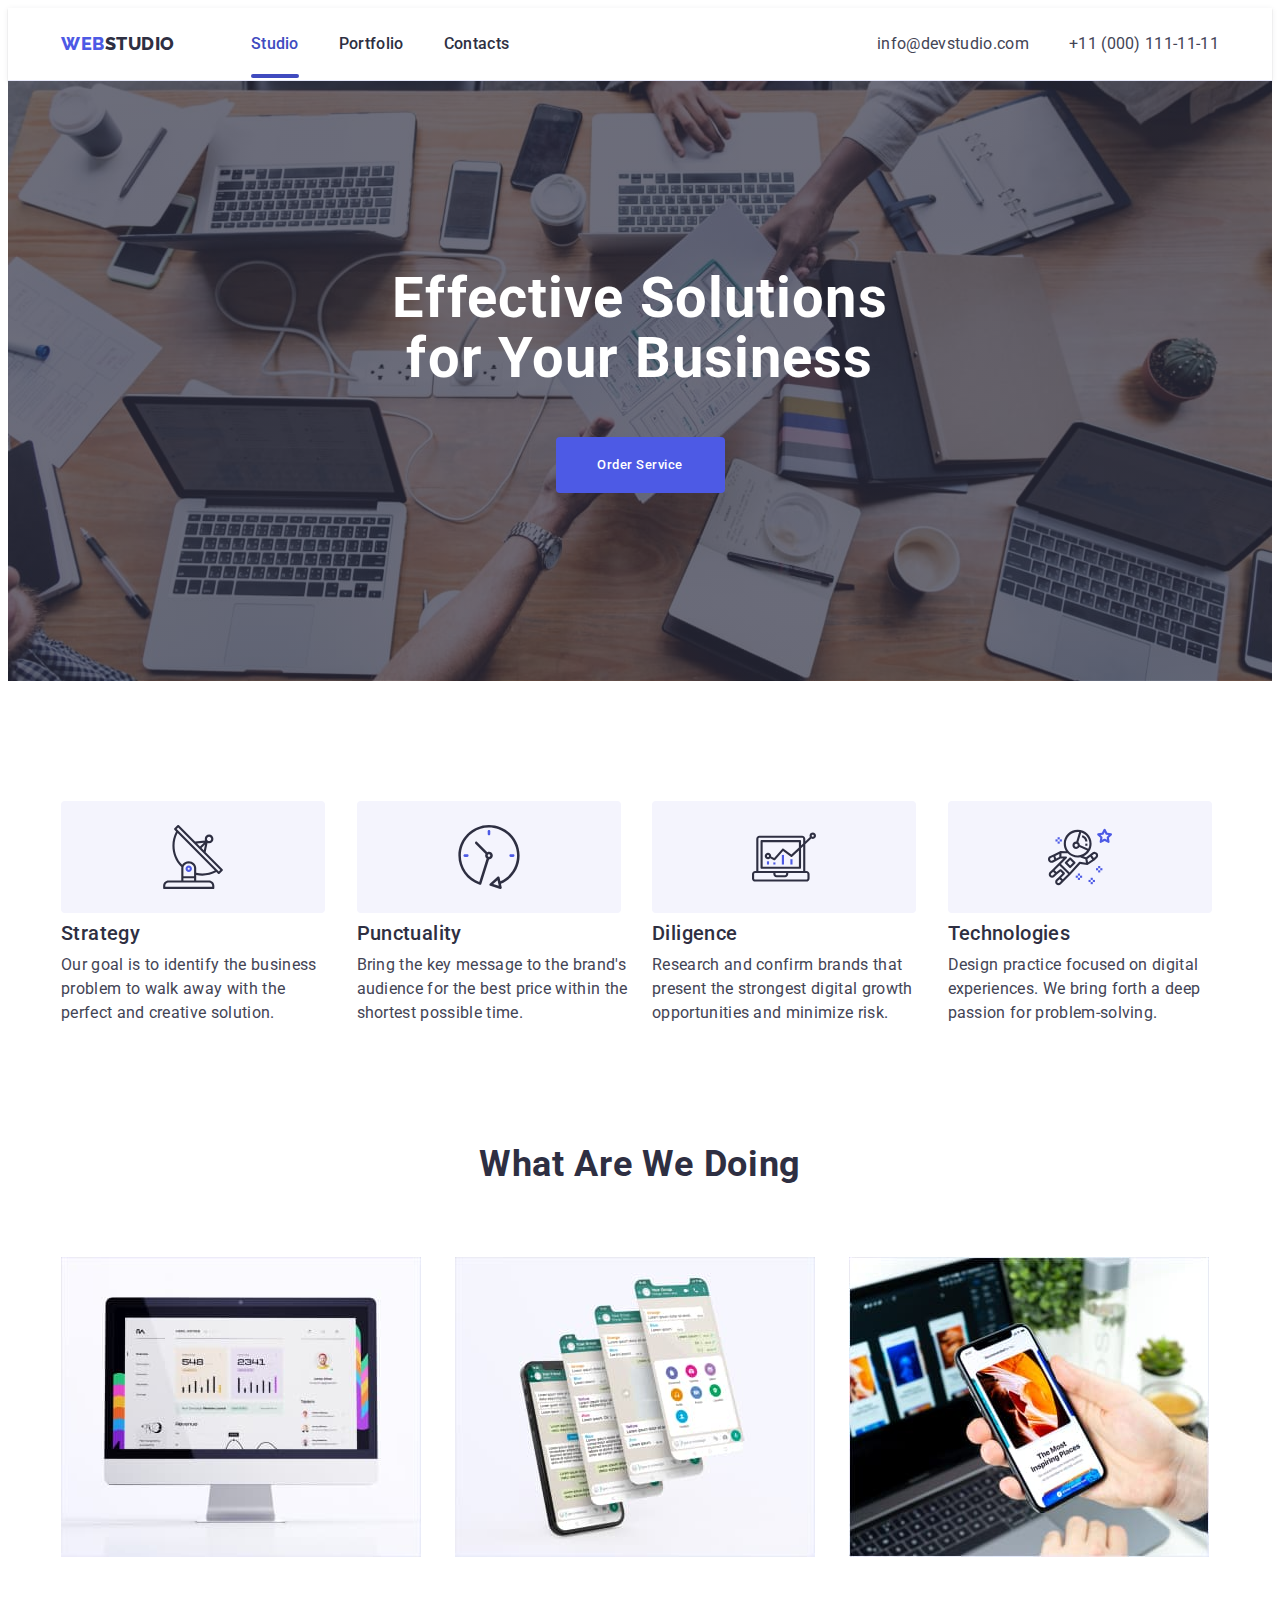
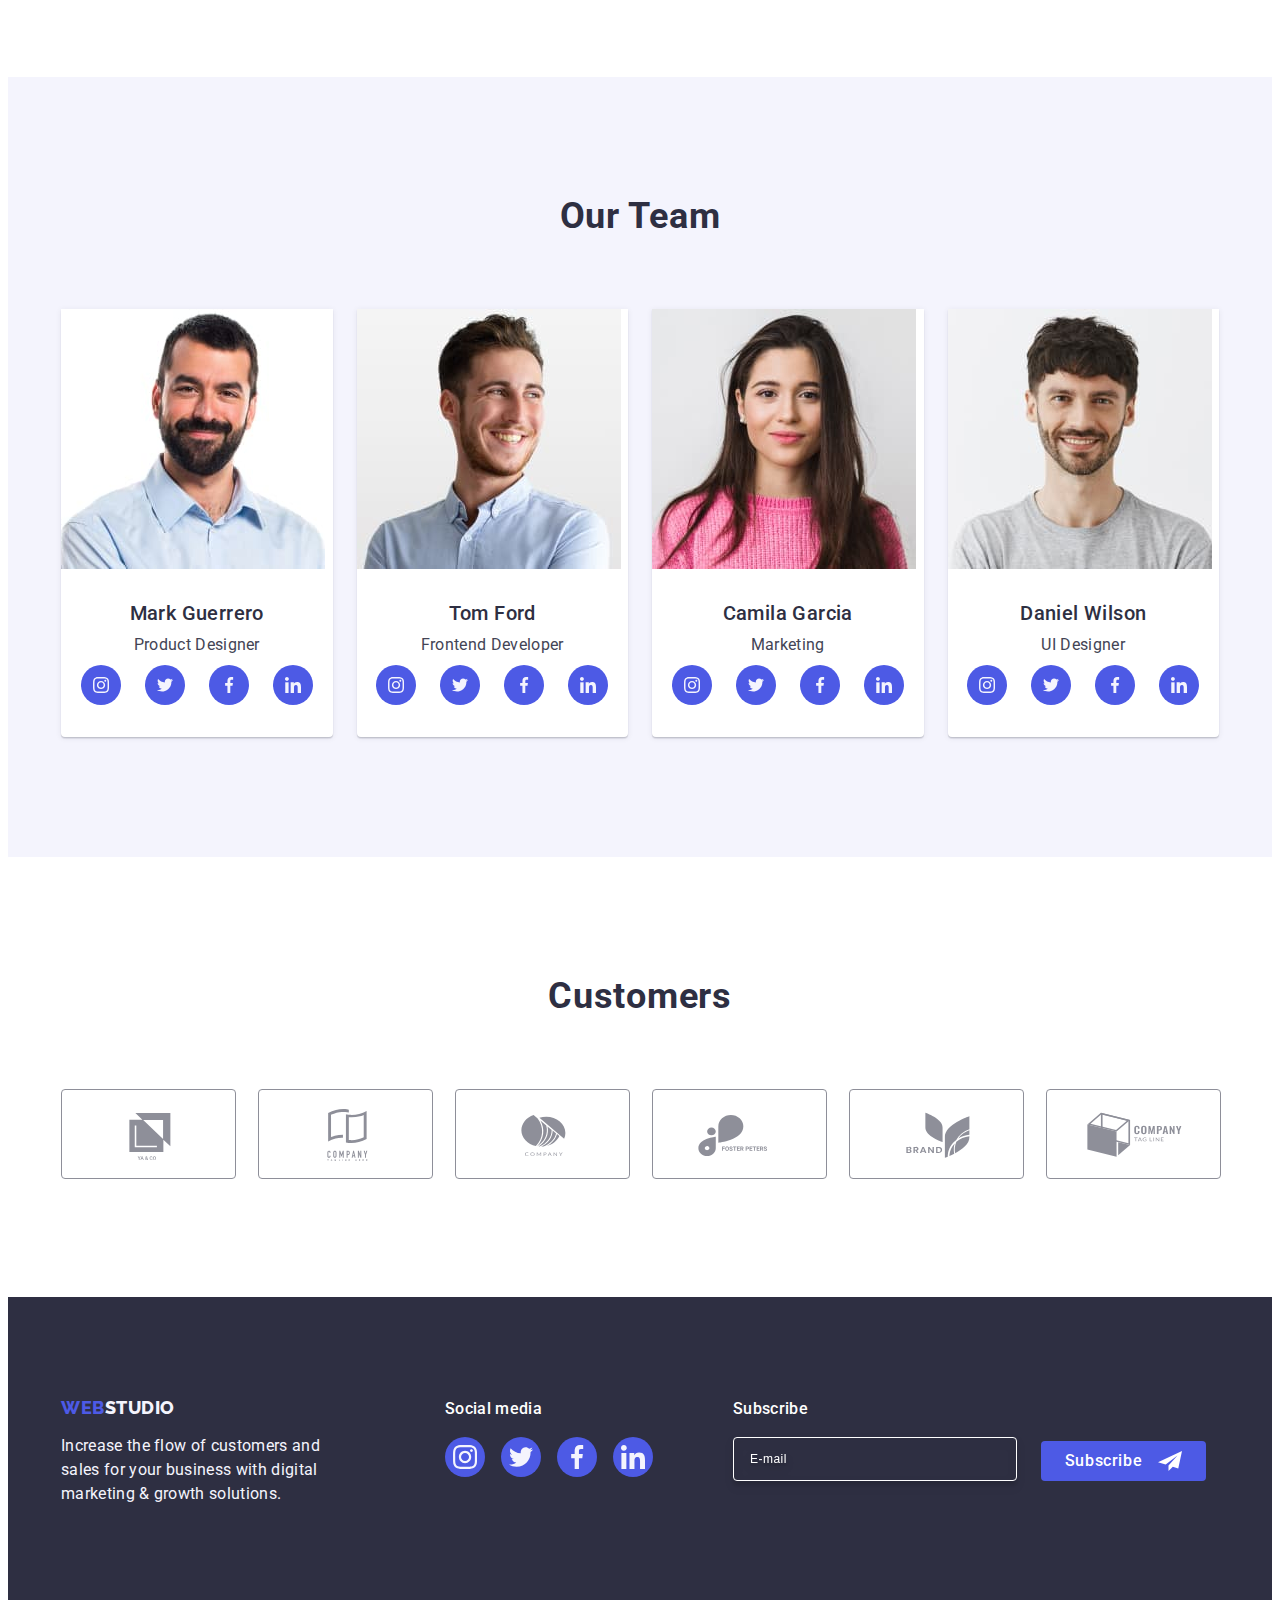
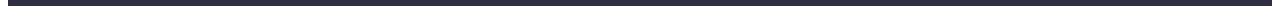
<file: index.html>
<!DOCTYPE html>
<html lang="en">
  <head>
    <meta charset="UTF-8" />
    <meta name="viewport" content="width=device-width, initial-scale=1.0" />
    <title>WebStudio</title>
    <link
      rel="stylesheet"
      href="https://cdnjs.cloudflare.com/ajax/libs/modern-normalize/2.0.0/modern-normalize.min.css"
      integrity="sha512-4xo8blKMVCiXpTaLzQSLSw3KFOVPWhm/TRtuPVc4WG6kUgjH6J03IBuG7JZPkcWMxJ5huwaBpOpnwYElP/m6wg=="
      crossorigin="anonymous"
      referrerpolicy="no-referrer"
    />
    <link rel="stylesheet" href="./css/styles.css" />
    <link rel="preconnect" href="https://fonts.googleapis.com" />
    <link rel="preconnect" href="https://fonts.gstatic.com" crossorigin />
    <link
      href="https://fonts.googleapis.com/css2?family=Raleway:wght@800&family=Roboto:wght@400;500;700&display=swap"
      rel="stylesheet"
    />
  </head>

  <body>
    <!-- Navigation -->
    <header class="header">
      <div class="container header-container">
        <nav class="header-menu">
          <a href="./index.html" class="link logo-link h-logo"
            >Web<span class="second-logo-link">Studio</span></a
          >
          <ul class="list nav-list">
            <li class="header-list-item">
              <a href="./index.html" class="link header-list-link current"
                >Studio</a
              >
            </li>
            <li class="header-list-item">
              <a href="./portfolio.html" class="link header-list-link"
                >Portfolio</a
              >
            </li>
            <li class="header-list-item">
              <a href="" class="link header-list-link">Contacts</a>
            </li>
          </ul>
        </nav>
        <!-- Contacts -->
        <address class="address-section">
          <ul class="list address-list">
            <li class="address-list-item">
              <a href="mailto:info@devstudio.com" class="link address-list-link"
                >info@devstudio.com</a
              >
            </li>
            <li class="address-list-item">
              <a href="tel:+110001111111" class="link address-list-link"
                >+11 (000) 111-11-11</a
              >
            </li>
          </ul>
        </address>
      </div>
    </header>

    <!-- Main Content -->
    <main>
      <!-- Section_1 -->
      <section class="section-one">
        <div class="container section-one-container">
          <h1 class="section-one-motto">
            Effective Solutions for Your Business
          </h1>
          <button data-modal-open type="button" class="section-one-button">
            Order Service
          </button>
        </div>
      </section>

      <!-- Section_2 -->
      <section class="section-two">
        <div class="container section-two-container">
          <h2 class="visually-hidden section-two-heading">Our Features</h2>
          <ul class="list section-two-list">
            <li class="section-two-item">
              <div class="section-two-icontainer">
                <svg class="section-two-icon" width="64" height="64">
                  <use href="./images/icons.svg#icon-antenna"></use>
                </svg>
              </div>
              <h3 class="section-two-features">Strategy</h3>
              <p class="section-two-paragraf">
                Our goal is to identify the business problem to walk away with
                the perfect and creative solution.
              </p>
            </li>
            <li class="section-two-item">
              <div class="section-two-icontainer">
                <svg class="section-two-icon" width="64" height="64">
                  <use href="./images/icons.svg#icon-clock"></use>
                </svg>
              </div>
              <h3 class="section-two-features">Punctuality</h3>
              <p class="section-two-paragraf">
                Bring the key message to the brand's audience for the best price
                within the shortest possible time.
              </p>
            </li>
            <li class="section-two-item">
              <div class="section-two-icontainer">
                <svg class="section-two-icon" width="64" height="64">
                  <use href="./images/icons.svg#icon-diagram"></use>
                </svg>
              </div>
              <h3 class="section-two-features">Diligence</h3>
              <p class="section-two-paragraf">
                Research and confirm brands that present the strongest digital
                growth opportunities and minimize risk.
              </p>
            </li>
            <li class="section-two-item">
              <div class="section-two-icontainer">
                <svg class="section-two-icon" width="64" height="64">
                  <use href="./images/icons.svg#icon-astronaut"></use>
                </svg>
              </div>
              <h3 class="section-two-features">Technologies</h3>
              <p class="section-two-paragraf">
                Design practice focused on digital experiences. We bring forth a
                deep passion for problem-solving.
              </p>
            </li>
          </ul>
        </div>
      </section>

      <!-- Section_3 -->
      <section class="section-three">
        <div class="container section-three-container">
          <h2 class="section-three-heading">What are we doing</h2>
          <ul class="list section-three-list">
            <li class="section-three-item">
              <img
                src="./images/rectangle-71.jpg"
                alt="Computer's monitor with diagrams"
                width="360"
              />
            </li>
            <li class="section-three-item">
              <img
                src="./images/rectangle-72.jpg"
                alt="Smartphone"
                width="360"
              />
            </li>
            <li class="section-three-item">
              <img
                src="./images/rectangle-73.jpg"
                alt="Laptop with a smartphone"
                width="360"
              />
            </li>
          </ul>
        </div>
      </section>

      <!-- Section_4 -->
      <section class="section-four">
        <div class="container section-four-container">
          <h2 class="section-four-heading">Our Team</h2>
          <ul class="list section-four-list">
            <li class="section-four-item">
              <img src="./images/img1.jpg" alt="Mark Guerrero" width="264" />
              <div class="team-container">
                <h3 class="section-four-person">Mark Guerrero</h3>
                <p class="section-four-position">Product Designer</p>

                <ul class="list section-four-social">
                  <li class="social-list-item">
                    <a href="" class="link social-link"
                      ><svg class="social-icon" width="16" height="16">
                        <use
                          href="./images/icons.svg#icon-instagram"
                        ></use></svg
                    ></a>
                  </li>
                  <li class="social-list-item">
                    <a href="" class="link social-link"
                      ><svg class="social-icon" width="16" height="16">
                        <use href="./images/icons.svg#icon-twitter"></use></svg
                    ></a>
                  </li>
                  <li class="social-list-item">
                    <a href="" class="link social-link"
                      ><svg class="social-icon" width="16" height="16">
                        <use href="./images/icons.svg#icon-facebook"></use></svg
                    ></a>
                  </li>
                  <li class="social-list-item">
                    <a href="" class="link social-link"
                      ><svg class="social-icon" width="16" height="16">
                        <use href="./images/icons.svg#icon-linkedin"></use></svg
                    ></a>
                  </li>
                </ul>
              </div>
            </li>
            <li class="section-four-item">
              <img src="./images/img2.jpg" alt="Tom Ford" width="264" />
              <div class="team-container">
                <h3 class="section-four-person">Tom Ford</h3>
                <p class="section-four-position">Frontend Developer</p>
                <ul class="list section-four-social">
                  <li class="social-list-item">
                    <a href="" class="link social-link"
                      ><svg class="social-icon" width="16" height="16">
                        <use
                          href="./images/icons.svg#icon-instagram"
                        ></use></svg
                    ></a>
                  </li>
                  <li class="social-list-item">
                    <a href="" class="link social-link"
                      ><svg class="social-icon" width="16" height="16">
                        <use href="./images/icons.svg#icon-twitter"></use></svg
                    ></a>
                  </li>
                  <li class="social-list-item">
                    <a href="" class="link social-link"
                      ><svg class="social-icon" width="16" height="16">
                        <use href="./images/icons.svg#icon-facebook"></use></svg
                    ></a>
                  </li>
                  <li class="social-list-item">
                    <a href="" class="link social-link"
                      ><svg class="social-icon" width="16" height="16">
                        <use href="./images/icons.svg#icon-linkedin"></use></svg
                    ></a>
                  </li>
                </ul>
              </div>
            </li>
            <li class="section-four-item">
              <img src="./images/img3.jpg" alt="Camila Garcia" width="264" />
              <div class="team-container">
                <h3 class="section-four-person">Camila Garcia</h3>
                <p class="section-four-position">Marketing</p>
                <ul class="list section-four-social">
                  <li class="social-list-item">
                    <a href="" class="link social-link"
                      ><svg class="social-icon" width="16" height="16">
                        <use
                          href="./images/icons.svg#icon-instagram"
                        ></use></svg
                    ></a>
                  </li>
                  <li class="social-list-item">
                    <a href="" class="link social-link"
                      ><svg class="social-icon" width="16" height="16">
                        <use href="./images/icons.svg#icon-twitter"></use></svg
                    ></a>
                  </li>
                  <li class="social-list-item">
                    <a href="" class="link social-link"
                      ><svg class="social-icon" width="16" height="16">
                        <use href="./images/icons.svg#icon-facebook"></use></svg
                    ></a>
                  </li>
                  <li class="social-list-item">
                    <a href="" class="link social-link"
                      ><svg class="social-icon" width="16" height="16">
                        <use href="./images/icons.svg#icon-linkedin"></use></svg
                    ></a>
                  </li>
                </ul>
              </div>
            </li>
            <li class="section-four-item">
              <img src="./images/img4.jpg" alt="Daniel Wilson" width="264" />
              <div class="team-container">
                <h3 class="section-four-person">Daniel Wilson</h3>
                <p class="section-four-position">UI Designer</p>
                <ul class="list section-four-social">
                  <li class="social-list-item">
                    <a href="" class="link social-link"
                      ><svg class="social-icon" width="16" height="16">
                        <use
                          href="./images/icons.svg#icon-instagram"
                        ></use></svg
                    ></a>
                  </li>
                  <li class="social-list-item">
                    <a href="" class="link social-link"
                      ><svg class="social-icon" width="16" height="16">
                        <use href="./images/icons.svg#icon-twitter"></use></svg
                    ></a>
                  </li>
                  <li class="social-list-item">
                    <a href="" class="link social-link"
                      ><svg class="social-icon" width="16" height="16">
                        <use href="./images/icons.svg#icon-facebook"></use></svg
                    ></a>
                  </li>
                  <li class="social-list-item">
                    <a href="" class="link social-link"
                      ><svg class="social-icon" width="16" height="16">
                        <use href="./images/icons.svg#icon-linkedin"></use></svg
                    ></a>
                  </li>
                </ul>
              </div>
            </li>
          </ul>
        </div>
      </section>

      <!-- SECTION-FIVE -->

      <section class="section-five">
        <div class="container section-five-container">
          <h2 class="customers-heading">Customers</h2>
          <ul class="list customers-list">
            <li class="customers-list-item">
              <a class="link customers-link" href=""
                ><svg class="logo-icon" width="104" height="56">
                  <use href="./images/icons.svg#icon-Logo-1"></use></svg
              ></a>
            </li>
            <li class="customers-list-item">
              <a class="link customers-link" href="">
                <svg class="logo-icon" width="104" height="56">
                  <use href="./images/icons.svg#icon-Logo-2"></use></svg
              ></a>
            </li>
            <li class="customers-list-item">
              <a class="link customers-link" href="">
                <svg class="logo-icon" width="104" height="56">
                  <use href="./images/icons.svg#icon-Logo-3"></use></svg
              ></a>
            </li>
            <li class="customers-list-item">
              <a class="link customers-link" href="">
                <svg class="logo-icon" width="104" height="56">
                  <use href="./images/icons.svg#icon-Logo-4"></use></svg
              ></a>
            </li>
            <li class="customers-list-item">
              <a class="link customers-link" href="">
                <svg class="logo-icon" width="104" height="56">
                  <use href="./images/icons.svg#icon-Logo-5"></use></svg
              ></a>
            </li>
            <li class="customers-list-item">
              <a class="link customers-link" href="">
                <svg class="logo-icon" width="104" height="56">
                  <use href="./images/icons.svg#icon-Logo-6"></use></svg
              ></a>
            </li>
          </ul>
        </div>
      </section>
    </main>

    <!-- Footer -->

    <footer class="footer">
      <div class="container footer-container">
        <div class="footer-logo-container">
          <a href="./index.html" class="link logo-link f-logo"
            >Web<span class="second-logo-footer">Studio</span></a
          >
          <p class="footer-descr">
            Increase the flow of customers and sales for your business with
            digital marketing & growth solutions.
          </p>
        </div>

        <div class="footer-social-container">
          <p class="footer-social-heading">Social media</p>
          <ul class="list footer-social-list">
            <li class="footer-social-item">
              <a href="" class="link footer-social-link"
                ><svg class="footer-social-icon" width="24" height="24">
                  <use href="./images/icons.svg#icon-instagram"></use></svg
              ></a>
            </li>
            <li class="footer-social-item">
              <a href="" class="link footer-social-link"
                ><svg class="footer-social-icon" width="24" height="24">
                  <use href="./images/icons.svg#icon-twitter"></use></svg
              ></a>
            </li>
            <li class="footer-social-item">
              <a href="" class="link footer-social-link"
                ><svg class="footer-social-icon" width="24" height="24">
                  <use href="./images/icons.svg#icon-facebook"></use></svg
              ></a>
            </li>
            <li class="footer-social-item">
              <a href="" class="link footer-social-link"
                ><svg class="footer-social-icon" width="24" height="24">
                  <use href="./images/icons.svg#icon-linkedin"></use></svg
              ></a>
            </li>
          </ul>
        </div>
        <div class="subscribe-container">
          <p class="subscribe-paragraf">Subscribe</p>
          <form class="subscribe-form" name="sub-form">
            <label class="subscribe-label" for="email-subscribe">
              <input
                class="subscribe-input"
                type="email"
                id="email-subscribe"
                name="email-subscribe"
                placeholder="E-mail"
              />
            </label>
            <button type="submit" class="subscribe-button">
              Subscribe
              <svg class="subscribe-icon" width="24" height="24">
                <use href="./images/icons.svg#icon-paper-plane"></use>
              </svg>
            </button>
          </form>
        </div>
      </div>
    </footer>
<!-- 
   MODAL WINDOW -->

    <div class="backdrop is-hidden" data-modal>
      <div class="modal">
        <button data-modal-close class="button-modal" type="button">
          <svg class="close-button-icon" width="8" height="8">
            <use href="./images/icons.svg#icon-close-black"></use>
          </svg>
        </button>
        <p class="form-title">Leave your contacts and we will call you back</p>
        <form name="contacts-form" class="modal-form">
          <div class="element-modal">
            <label for="user-name" class="label-modal">Name</label>

            <div class="input-container">
              <input
                class="input-modal"
                type="text"
                id="user-name"
                name="user-name"
              />
              <svg class="icon" width="18" height="24">
                <use href="./images/icons.svg#icon-name"></use>
              </svg>
            </div>
          </div>

          <div class="element-modal">
            <label for="phone" class="label-modal">Phone</label>

            <div class="input-container">
              <input class="input-modal" type="tel" id="phone" name="phone" />
              <svg class="icon" width="18" height="24">
                <use href="./images/icons.svg#icon-phone"></use>
              </svg>
            </div>
          </div>

          <div class="element-modal">
            <label for="email" class="label-modal">Email</label>

            <div class="input-container">
              <input class="input-modal" type="email" id="email" name="email" />
              <svg class="icon" width="18" height="24">
                <use href="./images/icons.svg#icon-email"></use>
              </svg>
            </div>
          </div>

          <div class="element-modal textarea-cont">
            <label for="user-comment" class="label-modal">Comment</label>

            <textarea
              class="textarea-modal"
              id="user-comment"
              name="user-comment"
              placeholder="Text input"
            ></textarea>
          </div>

          <div class="checkbox-container">
            <input
              type="checkbox"
              class="check-input visually-hidden"
              id="user-privacy"
              name="user-privacy"
              value="true"
            />
            <label for="user-privacy" class="check-label">
              <span class="modal-span"
                ><svg class="check-icon" width="10" height="8">
                  <use href="./images/icons.svg#icon-check"></use></svg
              ></span>
              I accept the terms and conditions of the
              <a href="" class="link privacy-link">Privacy Policy</a>
            </label>
          </div>
          <button type="submit" class="modal-submit-button">Send</button>
        </form>
      </div>
    </div>
    <script src="./js/modal.js"></script>
  </body>
</html>
</file>
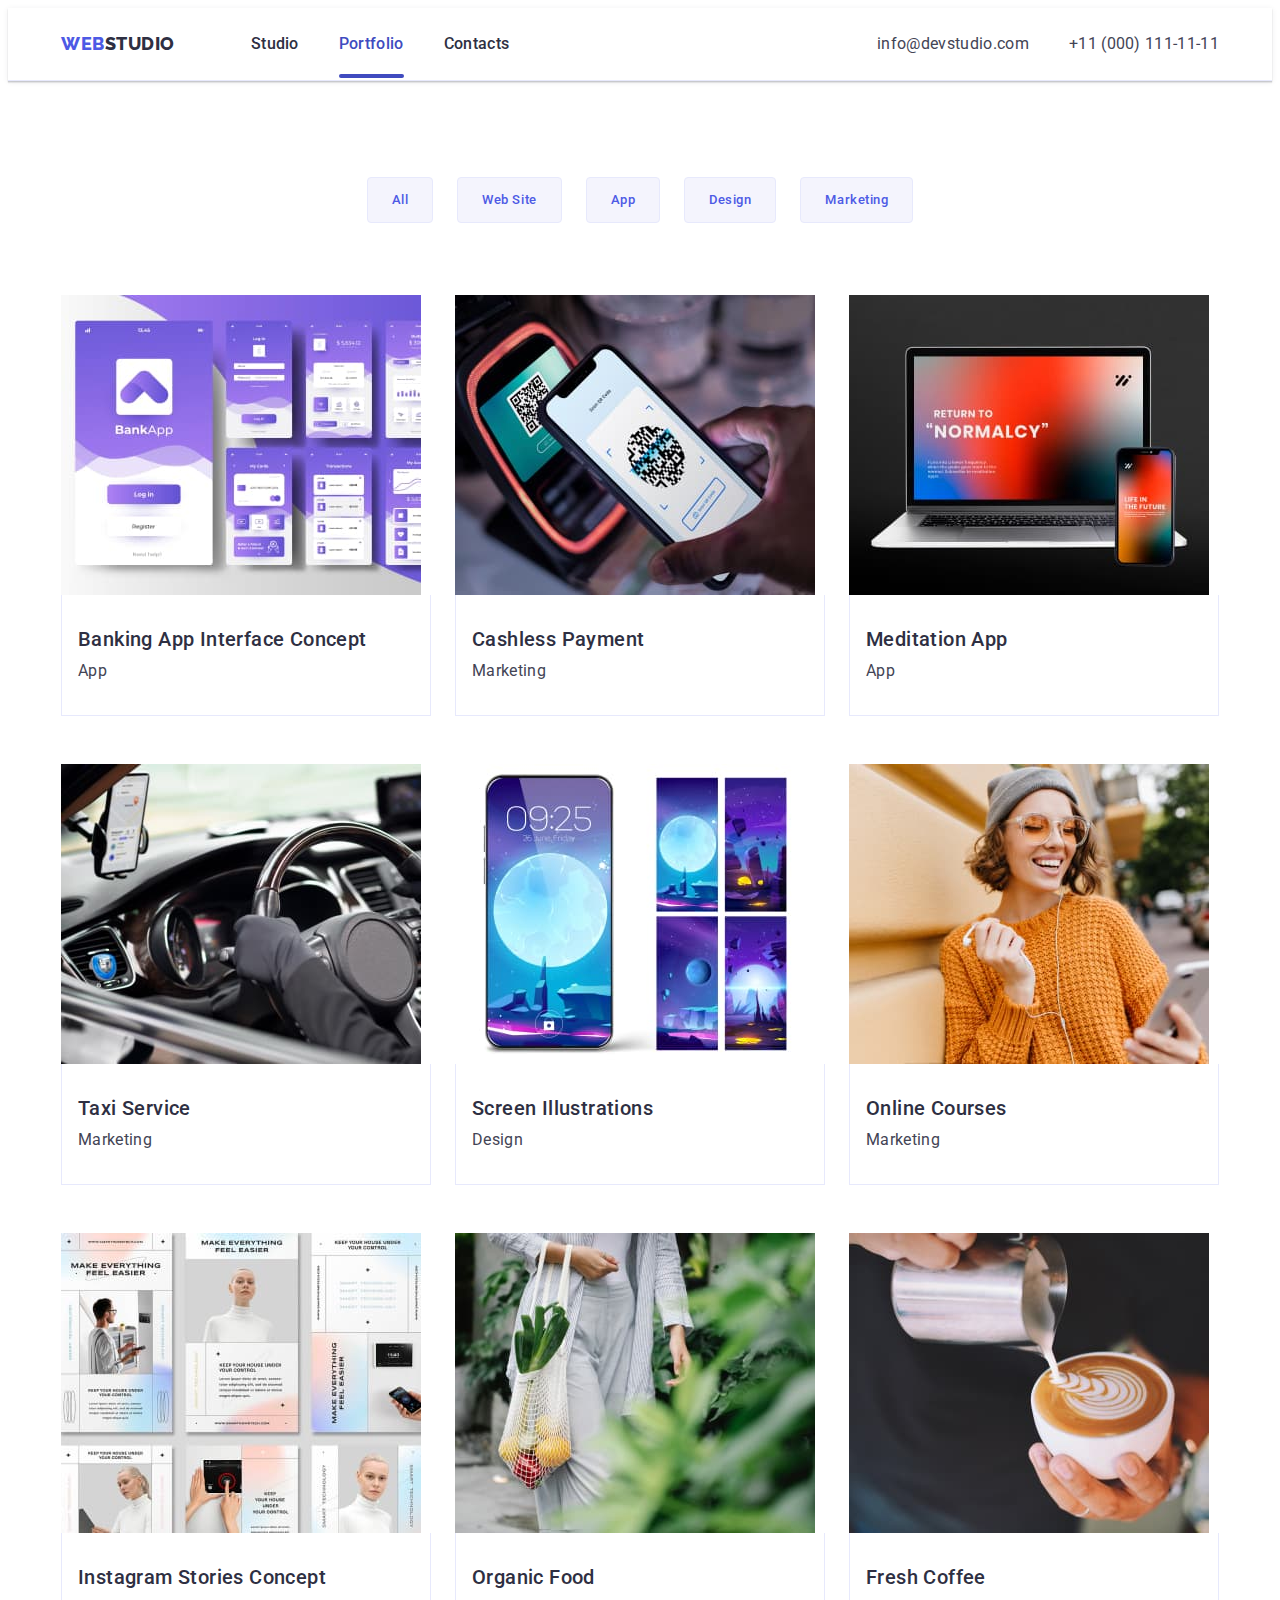
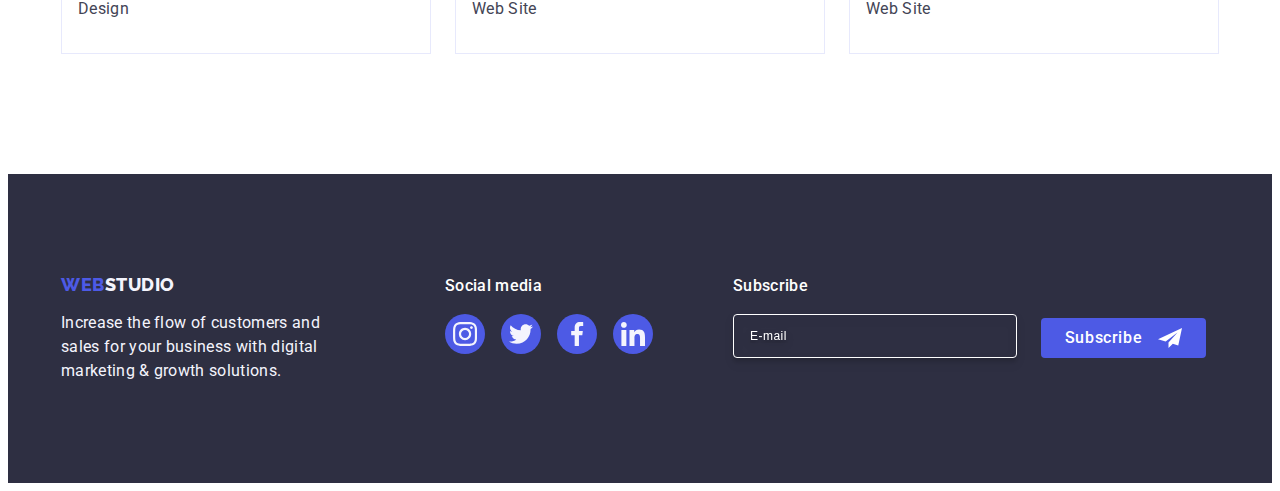
<file: portfolio.html>
<!DOCTYPE html>
<html lang="en">
  <head>
    <meta charset="UTF-8" />
    <meta name="viewport" content="width=device-width, initial-scale=1.0" />
    <title>Portfolio</title>
    <link
      rel="stylesheet"
      href="https://cdnjs.cloudflare.com/ajax/libs/modern-normalize/2.0.0/modern-normalize.min.css"
      integrity="sha512-4xo8blKMVCiXpTaLzQSLSw3KFOVPWhm/TRtuPVc4WG6kUgjH6J03IBuG7JZPkcWMxJ5huwaBpOpnwYElP/m6wg=="
      crossorigin="anonymous"
      referrerpolicy="no-referrer"
    />
    <link rel="stylesheet" href="./css/styles.css" />
    <link rel="preconnect" href="https://fonts.googleapis.com" />
    <link rel="preconnect" href="https://fonts.gstatic.com" crossorigin />
    <link
      href="https://fonts.googleapis.com/css2?family=Raleway:wght@800&family=Roboto:wght@400;500;700&display=swap"
      rel="stylesheet"
    />
  </head>

  <body>
    <!-- Navigation -->
    <header class="header">
      <div class="container header-container">
        <nav class="header-menu">
          <a href="./index.html" class="link logo-link h-logo"
            >Web<span class="second-logo-link">Studio</span></a
          >
          <ul class="list nav-list">
            <li class="header-list-item">
              <a href="./index.html" class="link header-list-link">Studio</a>
            </li>
            <li class="header-list-item">
              <a href="./portfolio.html" class="link header-list-link current"
                >Portfolio</a
              >
            </li>
            <li class="header-list-item">
              <a href="" class="link header-list-link">Contacts</a>
            </li>
          </ul>
        </nav>
        <!-- Contacts -->
        <address class="address-section">
          <ul class="list address-list">
            <li class="address-list-item">
              <a href="mailto:info@devstudio.com" class="link address-list-link"
                >info@devstudio.com</a
              >
            </li>
            <li class="address-list-item">
              <a href="tel:+110001111111" class="link address-list-link"
                >+11 (000) 111-11-11</a
              >
            </li>
          </ul>
        </address>
      </div>
    </header>
    <main>
      <!-- Section 1 -->
      <section class="project-list">
        <div class="container buttons-container">
          <h1 class="visually-hidden">Projects</h1>
          <ul class="list button-list projects">
            <li>
              <button type="button" class="sub-menu-item">
                <span class="sub-menu-descr">All</span>
              </button>
            </li>
            <li>
              <button type="button" class="sub-menu-item">
                <span class="sub-menu-descr">Web Site</span>
              </button>
            </li>
            <li>
              <button type="button" class="sub-menu-item">
                <span class="sub-menu-descr">App</span>
              </button>
            </li>
            <li>
              <button type="button" class="sub-menu-item">
                <span class="sub-menu-descr">Design</span>
              </button>
            </li>
            <li>
              <button type="button" class="sub-menu-item">
                <span class="sub-menu-descr">Marketing</span>
              </button>
            </li>
          </ul>

          <ul class="list portfolio-projects-list">
            <li class="project-list-item">
              <a href="" class="link image-link">
                <div class="overlay">
                  <img
                    src="./images/portfolio-pic1.jpg"
                    alt="Banking App Interface"
                    width="360"
                  />
                  <p class="paragraf-overlay">
                    14 Stylish and User-Friendly App Design Concepts · Task
                    Manager App · Calorie Tracker App · Exotic Fruit Ecommerce
                    App · Cloud Storage App
                  </p>
                </div>
                <div class="p-projects-container">
                  <h2 class="project-list-heading">
                    Banking App Interface Concept
                  </h2>
                  <p class="project-list-paragraf">App</p>
                </div>
              </a>
            </li>
            <li class="project-list-item">
              <a href="" class="link image-link">
                <div class="overlay">
                  <img
                    src="./images/portfolio-pic2.jpg"
                    alt="Banking App Interface"
                    width="360"
                  />
                  <p class="paragraf-overlay">
                    14 Stylish and User-Friendly App Design Concepts · Task
                    Manager App · Calorie Tracker App · Exotic Fruit Ecommerce
                    App · Cloud Storage App
                  </p>
                </div>
                <div class="p-projects-container">
                  <h2 class="project-list-heading">Cashless Payment</h2>
                  <p class="project-list-paragraf">Marketing</p>
                </div>
              </a>
            </li>
            <li class="project-list-item">
              <a href="" class="link image-link">
                <div class="overlay">
                  <img
                    src="./images/portfolio-pic3.jpg"
                    alt="Banking App Interface"
                    width="360"
                  />
                  <p class="paragraf-overlay">
                    14 Stylish and User-Friendly App Design Concepts · Task
                    Manager App · Calorie Tracker App · Exotic Fruit Ecommerce
                    App · Cloud Storage App
                  </p>
                </div>
                <div class="p-projects-container">
                  <h2 class="project-list-heading">Meditation App</h2>
                  <p class="project-list-paragraf">App</p>
                </div>
              </a>
            </li>
            <li class="project-list-item">
              <a href="" class="link image-link">
                <div class="overlay">
                  <img
                    src="./images/portfolio-pic4.jpg"
                    alt="Banking App Interface"
                    width="360"
                  />
                  <p class="paragraf-overlay">
                    14 Stylish and User-Friendly App Design Concepts · Task
                    Manager App · Calorie Tracker App · Exotic Fruit Ecommerce
                    App · Cloud Storage App
                  </p>
                </div>
                <div class="p-projects-container">
                  <h2 class="project-list-heading">Taxi Service</h2>
                  <p class="project-list-paragraf">Marketing</p>
                </div>
              </a>
            </li>
            <li class="project-list-item">
              <a href="" class="link image-link">
                <div class="overlay">
                  <img
                    src="./images/portfolio-pic5.jpg"
                    alt="Banking App Interface"
                    width="360"
                  />
                  <p class="paragraf-overlay">
                    14 Stylish and User-Friendly App Design Concepts · Task
                    Manager App · Calorie Tracker App · Exotic Fruit Ecommerce
                    App · Cloud Storage App
                  </p>
                </div>
                <div class="p-projects-container">
                  <h2 class="project-list-heading">Screen Illustrations</h2>
                  <p class="project-list-paragraf">Design</p>
                </div>
              </a>
            </li>
            <li class="project-list-item">
              <a href="" class="link image-link">
                <div class="overlay">
                  <img
                    src="./images/portfolio-pic6.jpg"
                    alt="Banking App Interface"
                    width="360"
                  />
                  <p class="paragraf-overlay">
                    14 Stylish and User-Friendly App Design Concepts · Task
                    Manager App · Calorie Tracker App · Exotic Fruit Ecommerce
                    App · Cloud Storage App
                  </p>
                </div>
                <div class="p-projects-container">
                  <h2 class="project-list-heading">Online Courses</h2>
                  <p class="project-list-paragraf">Marketing</p>
                </div>
              </a>
            </li>
            <li class="project-list-item">
              <a href="" class="link image-link">
                <div class="overlay">
                  <img
                    src="./images/portfolio-pic7.jpg"
                    alt="Banking App Interface"
                    width="360"
                  />
                  <p class="paragraf-overlay">
                    14 Stylish and User-Friendly App Design Concepts · Task
                    Manager App · Calorie Tracker App · Exotic Fruit Ecommerce
                    App · Cloud Storage App
                  </p>
                </div>
                <div class="p-projects-container">
                  <h2 class="project-list-heading">
                    Instagram Stories Concept
                  </h2>
                  <p class="project-list-paragraf">Design</p>
                </div>
              </a>
            </li>
            <li class="project-list-item">
              <a href="" class="link image-link">
                <div class="overlay">
                  <img
                    src="./images/portfolio-pic8.jpg"
                    alt="Banking App Interface"
                    width="360"
                  />
                  <p class="paragraf-overlay">
                    14 Stylish and User-Friendly App Design Concepts · Task
                    Manager App · Calorie Tracker App · Exotic Fruit Ecommerce
                    App · Cloud Storage App
                  </p>
                </div>
                <div class="p-projects-container">
                  <h2 class="project-list-heading">Organic Food</h2>
                  <p class="project-list-paragraf">Web Site</p>
                </div>
              </a>
            </li>
            <li class="project-list-item">
              <a href="" class="link image-link">
                <div class="overlay">
                  <img
                    src="./images/portfolio-pic9.jpg"
                    alt="Banking App Interface"
                    width="360"
                  />
                  <p class="paragraf-overlay">
                    14 Stylish and User-Friendly App Design Concepts · Task
                    Manager App · Calorie Tracker App · Exotic Fruit Ecommerce
                    App · Cloud Storage App
                  </p>
                </div>
                <div class="p-projects-container">
                  <h2 class="project-list-heading">Fresh Coffee</h2>
                  <p class="project-list-paragraf">Web Site</p>
                </div>
              </a>
            </li>
          </ul>
        </div>
      </section>
    </main>
    <!-- FOOTER -->

    <footer class="footer">
      <div class="container footer-container">
        <div class="footer-logo-container">
          <a href="./index.html" class="link logo-link f-logo"
            >Web<span class="second-logo-footer">Studio</span></a
          >
          <p class="footer-descr">
            Increase the flow of customers and sales for your business with
            digital marketing & growth solutions.
          </p>
        </div>

        <div class="footer-social-container">
          <p class="footer-social-heading">Social media</p>
          <ul class="list footer-social-list">
            <li class="footer-social-item">
              <a href="" class="link footer-social-link"
                ><svg class="footer-social-icon" width="24" height="24">
                  <use href="./images/icons.svg#icon-instagram"></use></svg
              ></a>
            </li>
            <li class="footer-social-item">
              <a href="" class="link footer-social-link"
                ><svg class="footer-social-icon" width="24" height="24">
                  <use href="./images/icons.svg#icon-twitter"></use></svg
              ></a>
            </li>
            <li class="footer-social-item">
              <a href="" class="link footer-social-link"
                ><svg class="footer-social-icon" width="24" height="24">
                  <use href="./images/icons.svg#icon-facebook"></use></svg
              ></a>
            </li>
            <li class="footer-social-item">
              <a href="" class="link footer-social-link"
                ><svg class="footer-social-icon" width="24" height="24">
                  <use href="./images/icons.svg#icon-linkedin"></use></svg
              ></a>
            </li>
          </ul>
        </div>
        <div class="subscribe-container">
          <p class="subscribe-paragraf">Subscribe</p>
          <form class="subscribe-form" name="sub-form">
            <label class="subscribe-label" for="email-subscribe">
              <input
                class="subscribe-input"
                type="email"
                id="email-subscribe"
                name="email-subscribe"
                placeholder="E-mail"
              />
            </label>
            <button type="submit" class="subscribe-button">
              Subscribe
              <svg class="subscribe-icon" width="24" height="24">
                <use href="./images/icons.svg#icon-paper-plane"></use>
              </svg>
            </button>
          </form>
        </div>
      </div>
    </footer>
  </body>
</html>
</file>
<file: css/styles.css>
/*------------------------------------------------------- GLOBAL SETTINGS---------------------------------------------------------- */

:root {
  --navyblue: #2e2f42;
  --slate: #434455;
  --white: #ffffff;
  --ocean: #404bbf;
  --iris: #4d5ae5;
  --cloud: #f4f4fd;
  --green: #31d0aa;
  --light-slate: #8e8f99;
  --cornflower: #e7e9fc;
  --grey: #2e2f42;
  --dairy: #fcfcfc;
  --navy-blue-modal: #2e2f42;
}

h1,
h2,
h3,
h4,
h5,
h6,
p {
  margin-top: 0;
  margin-bottom: 0;
}

ul,
ol {
  margin-top: 0;
  margin-bottom: 0;
  padding-left: 0;
}

body {
  background: var(--white);
  color: var(--slate);
  font-family: "Roboto", sans-serif;
}

img {
  display: block;
  max-width: 100%;
}

.list {
  list-style: none;
}

.link {
  text-decoration: none;
}

.container {
  max-width: 1158px;
  margin: 0 auto;
  padding: 0 15px;
}
/* ---------------------------------------------------------HEADER----------------------------------------------------------------- */
.header {
  border-bottom: 1px solid var(--cornflower);
  box-shadow: 0px 2px 1px rgba(46, 47, 66, 0.08),
  0px 1px 1px rgba(46, 47, 66, 0.16), 0px 1px 6px rgba(46, 47, 66, 0.08);
}
.h-logo {
  margin-right: 76px;
}

.header-container {
  display: flex;
  align-items: center;
  height: 72px;
}
.header-menu {
  display: flex;
  margin-right: auto;
  align-items: center;
}
.nav-list {
  display: flex;
  gap: 40px;
}

.header-list-item:last-child {
  margin-right: 0;
}
.address-list {
  display: flex;
  gap: 40px;
}

.logo-link {
  color: var(--iris);
  font-family: "Raleway", sans-serif;
  font-size: 18px;
  font-weight: 800;
  line-height: 1.17;
  letter-spacing: 0.03em;
  text-transform: uppercase;
}
.second-logo-link {
  color: var(--navyblue);
}

.nav-list {
  color: var(--navyblue);
  font-weight: 500;
  line-height: 1.5;
  letter-spacing: 0.02em;
}

.header-list-link {
  color: var(--navyblue);
  font-weight: 500;
  line-height: 1.5;
  letter-spacing: 0.02em;
  padding: 24px 0;
  position: relative;
  transition: color 250ms cubic-bezier(0.4, 0, 0.2, 1);
}

.header-list-link:hover,
.header-list-link:focus,
.current {
  color: var(--ocean);
}
.header-menu .current::after {
  content: "";
  position: absolute;
  left: 0;
  bottom: -1px;
  width: 100%;
  height: 4px;
  border-radius: 2px;
  background-color: var(--ocean);
}

.address-section {
  font-style: normal;
}

.address-list-link {
  color: var(--slate);
  transition: color 250ms cubic-bezier(0.4, 0, 0.2, 1);
  line-height: 1.5;
  letter-spacing: 0.02em;
}
.address-list-link:hover {
  color: var(--ocean);
}
.address-list-link:focus {
  color: var(--ocean);
}

/* -----------------------------------------------------INDEX SECTION ONE---------------------------------------------------------- */

.section-one {
  background-color: var(--navy-blue);
  background-image: linear-gradient(
      rgba(46, 47, 66, 0.7),
      rgba(46, 47, 66, 0.7)
    ),
    url(../images/hero-bg.jpg);
  background-size: cover;
  background-repeat: no-repeat;
  background-position: center;
  max-width: 1440px;
  border: none;
  letter-spacing: 0.02em;
  padding: 188px 0;
  margin: 0 auto;
}

.section-one-motto {
  color: var(--white);
  text-align: center;
  font-size: 56px;
  font-weight: 700;
  line-height: 1.07;
  letter-spacing: 0.02em;
  text-align: center;
  margin-bottom: 48px;
  max-width: 496px;
}

.section-one-button {
  background: var(--iris);
  color: var(--white);
  font-family: "Roboto", sans-serif;
  font-style: normal;
  font-weight: 500;
  line-height: 1.5;
  letter-spacing: 0.04em;
  cursor: pointer;
  min-width: 169px;
  height: 56px;
  border-radius: 4px;
  border: none;
  transition: background-color 250ms cubic-bezier(0.4, 0, 0.2, 1);
}

.section-one-button:hover,
.section-one-button:focus {
  background: var(--ocean);
}

.section-one-container {
  display: flex;
  flex-direction: column;
  align-items: center;
  margin: 0 auto;
}
/* ----------------------------------------------------INDEX SECTION TWO----------------------------------------------------------- */

.section-two-features {
  color: var(--navyblue);
  font-size: 20px;
  font-weight: 500;
  line-height: 1.2;
  letter-spacing: 0.02em;
  margin-bottom: 8px;
}

.section-two-paragraf {
  color: var(--slate);
  line-height: 1.5;
  letter-spacing: 0.02em;
}

.section-two {
  padding: 120px 0;
}
.section-two-list {
  display: flex;
  align-items: center;
  gap: 24px;
}

.section-two-item {
  width: calc((100% - 72px) / 4);
}

.visually-hidden {
  position: absolute;
  width: 1px;
  height: 1px;
  margin: -1px;
  border: 0;
  padding: 0;
  white-space: nowrap;
  clip-path: inset(100%);
  clip: rect(0 0 0 0);
  overflow: hidden;
}

.section-two-icontainer {
  width: 264px;
  height: 112px;
  border-radius: 4px;
  display: flex;
  justify-content: center;
  align-items: center;
  background-color: var(--cloud);
  margin-bottom: 8px;
}
.section-two-icon {
  fill: var(--cloud);
}

/* ----------------------------------------------------INDEX SECTION THREE---------------------------------------------------------- */

.section-three-heading {
  color: var(--navyblue);
  text-align: center;

  font-size: 36px;
  font-weight: 700;
  line-height: 1.11;
  letter-spacing: 0.02em;
  text-transform: capitalize;

  text-align: center;
  margin-bottom: 72px;
}

.section-three {
  padding-bottom: 120px;
}
.section-three-container {
  margin: 0 auto;
  align-content: center;
}

.section-three-list {
  display: flex;
  gap: 24px;
}
.section-three-item {
  width: calc((100% - 2 * 24px) / 3);
}
/* -------------------------------------------------------INDEX SECTION FOUR-------------------------------------------------------- */

.section-four {
  background: var(--cloud);
  padding-bottom: 120px;
  padding-top: 120px;
}

.section-four-heading {
  color: var(--navyblue);
  text-align: center;

  font-size: 36px;
  font-weight: 700;
  line-height: 1.11;
  letter-spacing: 0.02em;
  text-transform: capitalize;
  margin-bottom: 72px;
}

.section-four-person {
  color: var(--navyblue);
  text-align: center;
  font-size: 20px;
  font-weight: 500;
  line-height: 1.2;
  letter-spacing: 0.02em;
  margin-bottom: 8px;
}

.section-four-position {
  color: var(--slate);
  text-align: center;
  line-height: 1.5;
  letter-spacing: 0.02em;
  margin-bottom: 8px;
}

.section-four-item {
  background: var(--white);
  width: calc((100% - 3 * 24px) / 4);
  border-radius: 0 0 4px 4px;
  box-shadow: 0px 2px 1px 0px rgba(46, 47, 66, 0.08),
    0px 1px 1px 0px rgba(46, 47, 66, 0.16),
    0px 1px 6px 0px rgba(46, 47, 66, 0.08);
}

.team-container {
  padding: 32px 0px;
}

.section-four-list {
  display: flex;
  justify-content: center;
  gap: 24px;
}

/* Social */
.section-four-social {
  display: flex;
  justify-content: center;
  gap: 24px;
}
.social-list-item {
  width: 40px;
  height: 40px;
}
.social-link {
  width: 100%;
  height: 100%;
  border-radius: 50%;
  background-color: var(--iris);
  display: flex;
  justify-content: center;
  align-items: center;
  transition: background-color 250ms cubic-bezier(0.4, 0, 0.2, 1);
}

.social-link:hover,
.social-link:focus {
  background-color: var(--ocean);
}

.social-icon {
  fill: var(--cloud);
}

/* ------------------------------------------------------SECTION FIVE------------------------------------------------------------ */

.section-five {
  padding: 120px 0;
}

.customers-heading {
  text-align: center;
  font-size: 36px;
  letter-spacing: 0.02em;
  font-weight: 700;
  color: var(--navy-blue);
  line-height: 1.11;
  margin-bottom: 72px;
  color: var(--grey)
}

.customers-list {
  display: flex;
  flex-direction: row;
  justify-content: center;
  gap: 24px;
}

.customers-list-item {
  width: calc((100% - 120px) / 6);
  height: 88px;
}

.customers-link {
  border: 1px solid var(--light-slate);
  border-radius: 4px;
  display: flex;
  justify-content: center;
  align-items: center;
  color: var(--light-slate);
  width: 100%;
  height: 100%;
  transition: border-color 250ms cubic-bezier(0.4, 0, 0.2, 1),
    color 250ms cubic-bezier(0.4, 0, 0.2, 1);
}

.logo-icon {
  fill: currentColor;
}

.customers-link:hover,
.customers-link:focus {
  border-color: var(--ocean);
  color: var(--ocean);
}
/* -------------------------------------------------------PORTFOLIO SECTION ONE BUTTONS----------------------------------------------------- */

.sub-menu-item {
  background: var(--cloud);
  font-family: "Roboto", sans-serif;
  font-style: normal;
  color: var(--iris);
  text-align: center;
  font-weight: 500;
  line-height: 1.5; /* 150% */
  letter-spacing: 0.04em;
  cursor: pointer;
  border: 1px solid var(--cornflower);
  border-radius: 4px;
  padding: 12px 24px;
  transition: color 250ms cubic-bezier(0.4, 0, 0.2, 1),
  background-color 250ms cubic-bezier(0.4, 0, 0.2, 1),
  border-color 250ms cubic-bezier(0.4, 0, 0.2, 1),
  box-shadow 250ms cubic-bezier(0.4, 0, 0.2, 1);
}

.sub-menu-item:hover,
.sub-menu-item:focus {
  background: var(--ocean);
  color: var(--white);
  border: 1px solid transparent;
  box-shadow: 0px 2px 2px 0px rgba(0, 0, 0, 0.12),
    0px 2px 1px 0px rgba(0, 0, 0, 0.08), 0px 3px 1px 0px rgba(0, 0, 0, 0.1);
}

.project-list {
  padding: 96px 0 120px 0;
}

.button-list {
  display: flex;
  justify-content: center;
  gap: 24px;
  margin-bottom: 72px;
}

/* -------------------------------------------------------PORTFOLIO SECTION ONE LIST----------------------------------------------- */

.project-list-heading {
  color: var(--navyblue);
  font-size: 20px;
  font-weight: 500;
  line-height: 1.2; /* 120% */
  letter-spacing: 0.02em;
  margin-bottom: 8px;
}

.project-list-paragraf {
  color: var(--slate);
  line-height: 1.5; /* 150% */
  letter-spacing: 0.02em;
}

.portfolio-projects-list {
  display: flex;
  flex-wrap: wrap;
  gap: 24px;
  row-gap: 48px;
}
.project-list-item {
  width: calc((100% - 48px) / 3);
}

.p-projects-container {
  border: 1px solid var(--cornflower);
  padding: 32px 16px;
  border-top: none;
}

.overlay{
  position: relative;
  overflow: hidden;
}

.paragraf-overlay {
  color: var(--cloud);
  font-size: 16px;
  font-weight: 400;
  line-height: 1.5;
  letter-spacing: 0.02em;
  top: 0;
  left: 0;
  width: 100%;
  height: 100%;
  background-color: var(--iris);
  position: absolute;
  padding: 40px 32px;
  transform: translateY(100%);
  transition: transform 250ms cubic-bezier(0.4, 0, 0.2, 1);
}

.image-link{
  display: block;
  transition: box-shadow 250ms cubic-bezier(0.4, 0, 0.2, 1);
}
.image-link:hover ,
.image-link:focus {
  box-shadow: 0px 2px 1px 0px rgba(46, 47, 66, 0.08),
    0px 1px 1px 0px rgba(46, 47, 66, 0.16),
    0px 1px 6px 0px rgba(46, 47, 66, 0.08);
}
.image-link:hover .paragraf-overlay,
.image-link:focus .paragraf-overlay {
  transform: translateY(0%);
}



/* ---------------------------------------------------------FOOTER----------------------------------------------------------------- */
.footer {
  background: var(--navyblue);
  padding: 100px 0;
}

.second-logo-footer {
  color: var(--cloud);
}

.footer-descr {
  color: var(--cloud);
  line-height: 1.5; /* 150% */
  letter-spacing: 0.32px;
  letter-spacing: 0.02em;
  height: 72px;
  max-width: 264px;
}

.f-logo {
  display: inline-block;
  margin-bottom: 16px;
}

.footer-container {
  display: flex;
  align-items: baseline;
}

.footer-social-container {
  margin-right: 80px;
}

.footer-logo-container {
  margin-right: 120px;
}
.footer-social-heading {
  color: var(--white, #fff);
  line-height: 1.5; /* 150% */
  letter-spacing: 0.32px;
  margin-bottom: 16px;
  font-weight: 500;
}

.footer-social-list {
  display: flex;
  justify-content: center;
  align-items: center;
  gap: 16px;
}

.footer-social-item {
  width: 40px;
  height: 40px;
  position: relative;
}

.footer-social-link {
  width: 100%;
  height: 100%;
  border-radius: 50%;
  background-color: var(--iris);
  display: flex;
  justify-content: center;
  align-items: center;
  transition: background-color 250ms cubic-bezier(0.4, 0, 0.2, 1);
}

.footer-social-link:hover,
.footer-social-link:focus {
  background-color: var(--green);
}

.footer-social-icon {
  fill: var(--cloud);
}


/* SUBSCRIBE SECTION */


.subscribe-form {
  display: flex;
  align-items: flex-end;
  gap: 24px;
}

.subscribe-paragraf {
  color: var(--white);
  font-size: 16px;
  font-weight: 500;
  line-height: 1.5;
  letter-spacing: 0.02em;
  margin-bottom: 16px;
}

.subscribe-input {
  width: 264px;
  height: 40px;
  border-radius: 4px;
  border: 1px solid var(--white);
  filter: drop-shadow(0px 4px 4px rgba(0, 0, 0, 0.15));
  background-color: transparent;
  color: var(--white);
  font-size: 12px;
  font-weight: 400;
  line-height: 1.5;
  letter-spacing: 0.04em;
  padding-left: 16px;
  box-shadow: 0px 4px 4px 0px rgba(0, 0, 0, 0.15);
}

.subscribe-input::placeholder {
  color: var(--white);
  font-size: 12px;
  font-weight: 400;
  line-height: 1.16;
  letter-spacing: 0.04em;
  margin-bottom: 16px;
  text-shadow: 0px 4px 4px rgba(0, 0, 0, 0.25);
}

.subscribe-button {
  font-family: inherit;
  font-size: 16px;
  font-weight: 500;
  line-height: 1.5;
  letter-spacing: 0.04em;
  color: var(--white);
  display: flex;
  justify-content: center;
  align-items: center;
  gap: 16px;
  border-radius: 4px;
  background-color: var(--iris);
  border: none;
  min-width: 165px;
  height: 40px;
  cursor: pointer;
  transition: background-color 250ms cubic-bezier(0.4, 0, 0.2, 1);
}

.subscribe-button:hover,
.subscribe-button:focus {
  background-color: var(--ocean);
}

.subscribe-icon {
  fill: var(--white);
  
}

/* MODAL SECTION */

.is-hidden {
  opacity: 0;
  visibility: hidden;
  pointer-events: none;
}

.backdrop {
  position: fixed;
  top: 0;
  left: 0;
  width: 100%;
  height: 100%;
  background: var(--navyblue-modal, rgba(46, 47, 66, 0.4));
  transition: opacity 250ms cubic-bezier(0.4, 0, 0.2, 1),
    visibility 250ms cubic-bezier(0.4, 0, 0.2, 1);
}

.modal {
  position: absolute;
  top: 50%;
  left: 50%;
  width: 408px;
  min-height: 584px;
  transform: translate(-50%, -50%) scale(1);
  transition: transform 250ms cubic-bezier(0.4, 0, 0.2, 1);
  background-color: var(--dairy);
  border-radius: 4px;
  box-shadow: 0px 2px 1px 0px rgba(0, 0, 0, 0.2),
    0px 1px 3px 0px rgba(0, 0, 0, 0.12), 0px 1px 1px 0px rgba(0, 0, 0, 0.14);
  padding: 72px 24px 24px 24px;
}

.button-modal {
  position: absolute;
  top: 24px;
  right: 24px;
  width: 24px;
  height: 24px;
  padding: 0;
  background-color: var(--cornflower);
  border: 1px solid rgba(0, 0, 0, 0.1);
  border-radius: 50%;
  cursor: pointer;
  display: flex;
  justify-content: center;
  align-items: center;
  transition: background-color 250ms cubic-bezier(0.4, 0, 0.2, 1),
    border 250ms cubic-bezier(0.4, 0, 0.2, 1);
}

.close-button-icon {
  width: 8px;
  height: 8px;
  fill: var(--navy-blue);
  transition: fill 250ms cubic-bezier(0.4, 0, 0.2, 1);
}

.button-modal:hover,
.button-modal:focus {
  background-color: var(--ocean);
  border: none;
}

.button-modal:hover .close-button-icon,
.button-modal:focus .close-button-icon {
  fill: var(--white);
}


.form-title {
  color: var(--navyblue);
  text-align: center;
  font-size: 16px;
  font-style: normal;
  font-weight: 500;
  line-height: 1.5;
  letter-spacing: 0.02em;
  margin-bottom: 16px;
}

.element-modal {
  display: flex;
  flex-direction: column;
  margin-bottom: 8px;
}

.label-modal {
  font-size: 12px;
  font-weight: 400;
  line-height: 1.17;
  letter-spacing: 0.04em;
  color: var(--light-slate);
  display: block;
  margin-bottom: 4px;
}

.input-container {
  position: relative;
}

.input-modal {
  width: 100%;
  height: 40px;
  border-radius: 4px;
  border: 1px solid rgba(46, 47, 66, 0.4);
  transition: border-color 250ms cubic-bezier(0.4, 0, 0.2, 1);
  padding-left: 38px;
  background-color: transparent;
  outline: transparent;
}

.input-container .icon {
  position: absolute;
  top: 50%;
  left: 16px;
  transform: translateY(-50%);
  cursor: pointer;
  fill: var(--navy-blue);
  transition: fill 250ms cubic-bezier(0.4, 0, 0.2, 1);
}

.textarea-cont {
  margin-bottom: 16px;
}

.textarea-modal {
  border-radius: 4px;
  border: 1px solid rgba(46, 47, 66, 0.4);
  width: 100%;
  height: 120px;
  resize: none;
  position: relative;
  font-size: 12px;
  font-weight: 400;
  line-height: 1.17;
  letter-spacing: 0.04em;
  color: rgba(46, 47, 66, 0.4);
  background-color: transparent;
  outline: transparent;
  padding: 8px 16px;
  transition: border-color 250ms cubic-bezier(0.4, 0, 0.2, 1);
}

.textarea-modal::placeholder {
  color: rgba(46, 47, 66, 0.4);
  font-size: 12px;
  font-weight: 400;
  line-height: 1.17;
  letter-spacing: 0.04em;
  position: absolute;
  top: 8px;
  left: 16px;
  transition: color 250ms cubic-bezier(0.4, 0, 0.2, 1);
}

.element-modal .input-modal:focus {
  border-color: var(--iris);
}

.element-modal .input-modal:focus + .icon {
  fill: var(--iris);
}

.element-modal .textarea-modal:focus {
  border-color: var(--iris);
}

.element-modal .textarea-modal:focus::placeholder {
  color: var(--iris);
}


.checkbox-container {
  margin-bottom: 24px;
}

.check-input {
  margin-right: 8px;
}

.check-label {
  color: var(--light-slate);
  font-size: 12px;
  font-style: normal;
  font-weight: 400;
  line-height: 1.17;
  letter-spacing: 0.04em;
  display: block;
}

.privacy-link {
  font-size: 12px;
  font-style: normal;
  font-weight: 400;
  line-height: 1.16;
  letter-spacing: 0.04em;
  color: var(--iris);
  text-decoration-line: underline;
}

.modal-submit-button {
  padding: 16px 32px;
  border-radius: 4px;
  background: var(--iris, #4d5ae5);
  box-shadow: 0px 4px 4px 0px rgba(0, 0, 0, 0.15);
  color: var(--white);
  text-align: center;
  font-size: 16px;
  font-style: normal;
  font-weight: 500;
  line-height: 1.5;
  letter-spacing: 0.04em;
  border: none;
  min-width: 169px;
  height: 56px;
  cursor: pointer;
  font-family: inherit;
  transition: background-color 250ms cubic-bezier(0.4, 0, 0.2, 1);
  margin: 0 auto;
  display: block;
}

.modal-submit-button:hover,
.modal-submit-button:focus {
  background-color: var(--ocean);
}

.modal-span {
  width: 16px;
  height: 16px;
  border: 1px solid rgba(46, 47, 66, 0.4);
  border-radius: 2px;
  display: inline-flex;
  align-items: center;
  justify-content: center;
  fill: transparent;
  transition: background-color 250ms cubic-bezier(0.4, 0, 0.2, 1),
    border 250ms cubic-bezier(0.4, 0, 0.2, 1),
    fill 250ms cubic-bezier(0.4, 0, 0.2, 1);
  margin-right: 8px;
}

.check-input:checked + .check-label > .modal-span {
  fill: var(--cloud);
  background-color: var(--ocean);
  border: none;
}
</file>
